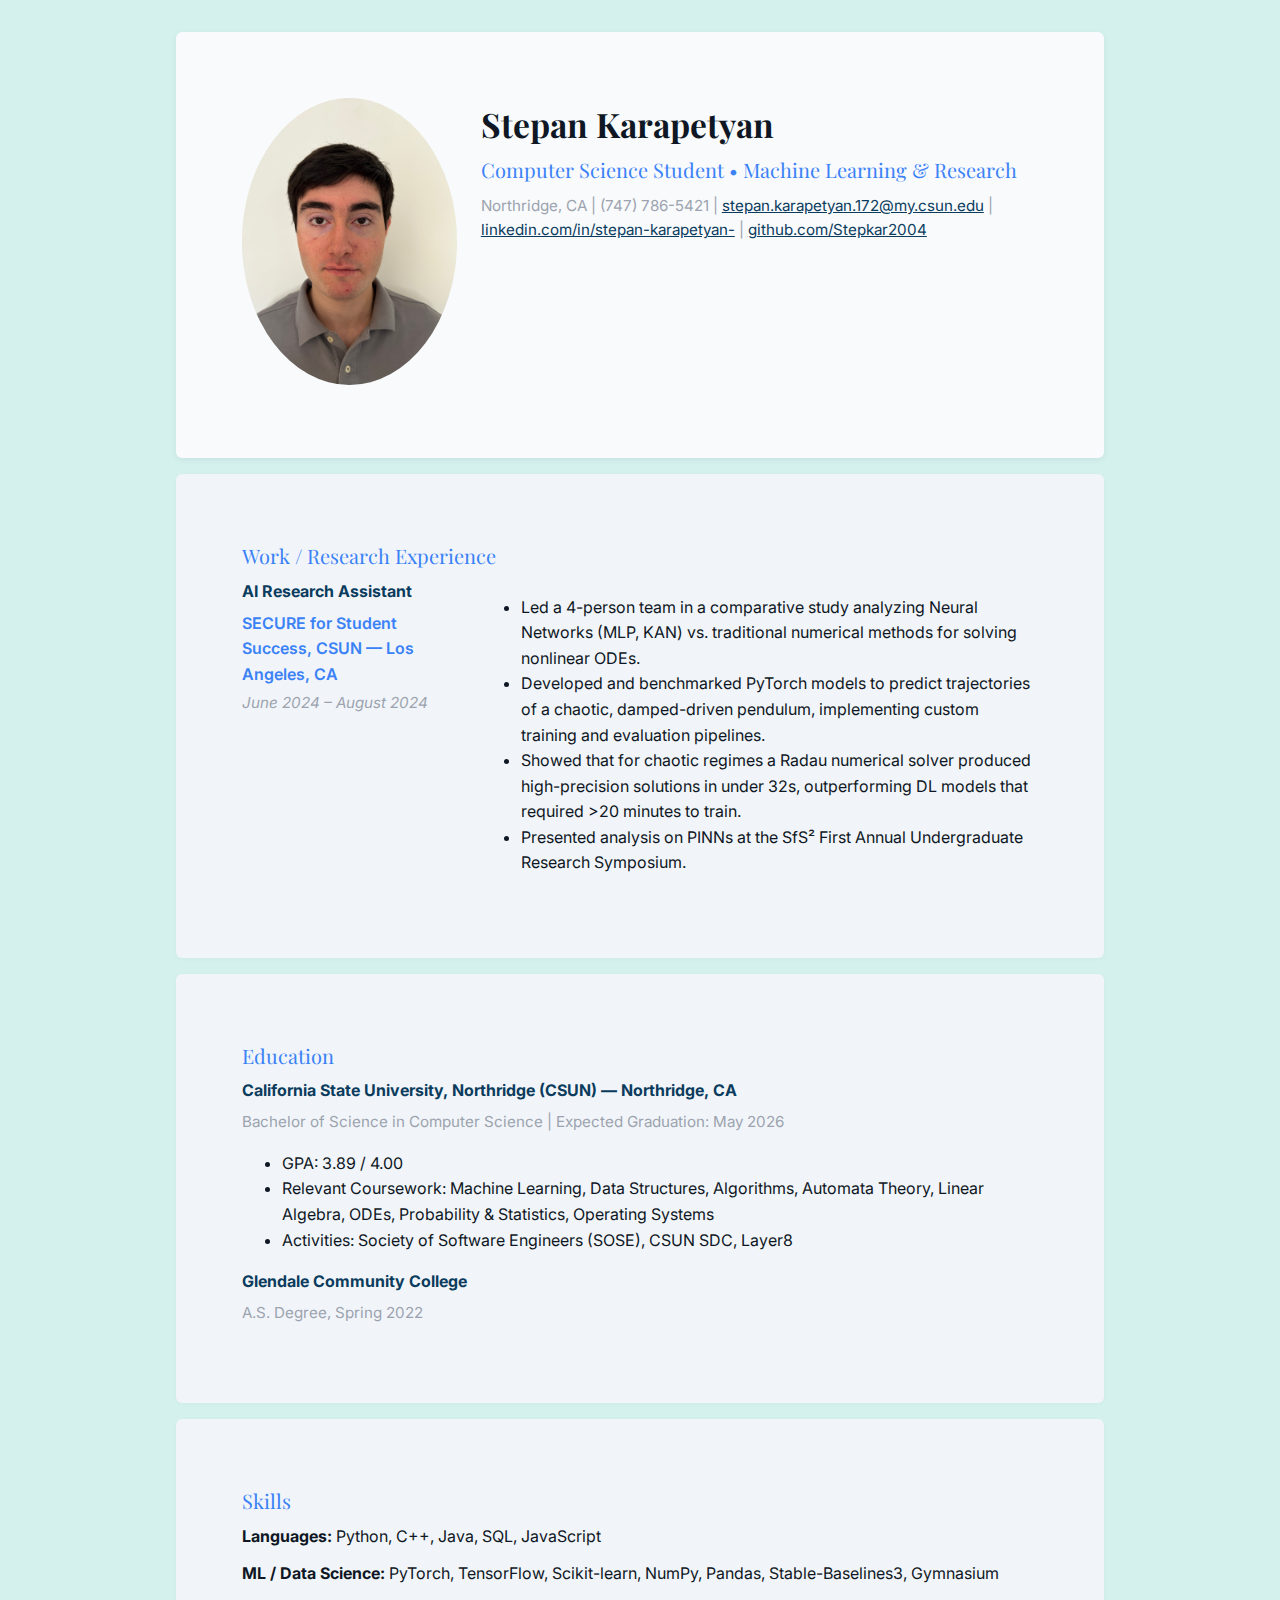
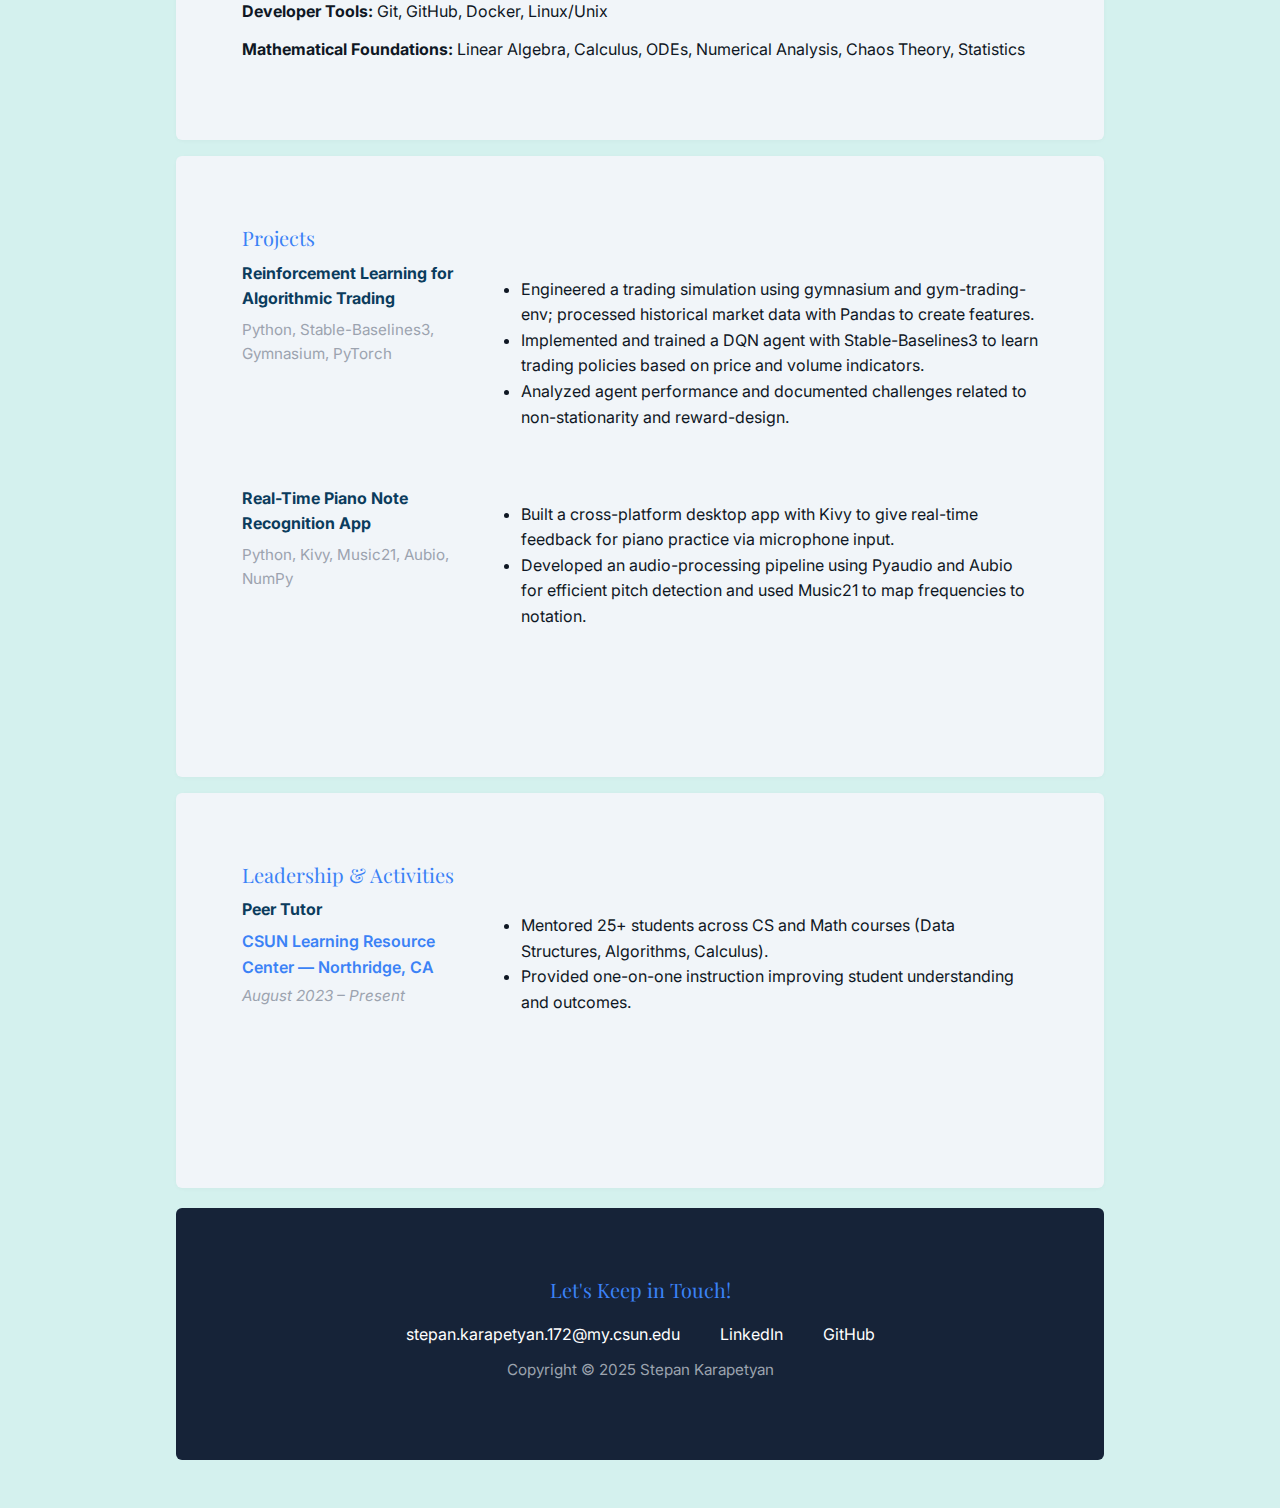
<file: index.html>
<!DOCTYPE html>
<html lang="en">
<head>
    <meta charset="UTF-8">
    <meta name="viewport" content="width=device-width, initial-scale=1.0">
    <title>Your Name | Resume</title>
    <!-- Google Fonts: two font families (inter for UI, playfair for headings) -->
    <link href="https://fonts.googleapis.com/css2?family=Inter:wght@300;400;600&family=Playfair+Display:wght@400;700&display=swap" rel="stylesheet">
    <link href="css/styles.css" rel="stylesheet" type="text/css">
</head>
<body>
    <!-- // Intro -->
    <header>
        <div class="content-wrap">
            <div class="column-narrow">
                <img src="images/Stepan_Karapetyan_Headshot.jpg" alt="Stepan Karapetyan headshot" class="profile profile-img">
            </div>
            <div class="column-wide intro">
                <h1>Stepan Karapetyan</h1>
                <h2>Computer Science Student • Machine Learning & Research</h2>
                <p class="muted">Northridge, CA | (747) 786-5421 | <a href="mailto:stepan.karapetyan.172@my.csun.edu">stepan.karapetyan.172@my.csun.edu</a> | <a href="https://linkedin.com/in/stepan-karapetyan-" target="_blank" rel="noopener noreferrer">linkedin.com/in/stepan-karapetyan-</a> | <a href="https://github.com/Stepkar2004" target="_blank" rel="noopener noreferrer">github.com/Stepkar2004</a></p>
            </div>
        </div>
    </header>
    
    <main> 
        <!-- // Work Experience -->
        <section>
            <div class="content-wrap">
                <h2>Work / Research Experience</h2>

                <div class="job">
                    <div class="column-narrow">
                        <h3>AI Research Assistant</h3>
                        <p class="company">SECURE for Student Success, CSUN — Los Angeles, CA</p>
                        <p class="dates muted">June 2024 &ndash; August 2024</p>
                    </div>
                    <div class="column-wide">
                        <ul>
                            <li>Led a 4-person team in a comparative study analyzing Neural Networks (MLP, KAN) vs. traditional numerical methods for solving nonlinear ODEs.</li>
                            <li>Developed and benchmarked PyTorch models to predict trajectories of a chaotic, damped-driven pendulum, implementing custom training and evaluation pipelines.</li>
                            <li>Showed that for chaotic regimes a Radau numerical solver produced high-precision solutions in under 32s, outperforming DL models that required >20 minutes to train.</li>
                            <li>Presented analysis on PINNs at the SfS² First Annual Undergraduate Research Symposium.</li>
                        </ul>
                    </div>
                </div>
            </div>
        </section>


        <!-- // Education -->
        <section>
            <div class="content-wrap">
                <h2>Education</h2>

                <div class="education-item">
                    <h3>California State University, Northridge (CSUN) — Northridge, CA</h3>
                    <p class="muted">Bachelor of Science in Computer Science | Expected Graduation: May 2026</p>
                    <ul>
                        <li>GPA: 3.89 / 4.00</li>
                        <li>Relevant Coursework: Machine Learning, Data Structures, Algorithms, Automata Theory, Linear Algebra, ODEs, Probability &amp; Statistics, Operating Systems</li>
                        <li>Activities: Society of Software Engineers (SOSE), CSUN SDC, Layer8</li>
                    </ul>
                </div>

                <div class="education-item">
                    <h3>Glendale Community College</h3>
                    <p class="muted">A.S. Degree, Spring 2022</p>
                </div>
            </div>
        </section>

        <section>
            <div class="content-wrap">
                <h2>Skills</h2>
                <p><strong>Languages:</strong> Python, C++, Java, SQL, JavaScript</p>
                <p><strong>ML / Data Science:</strong> PyTorch, TensorFlow, Scikit-learn, NumPy, Pandas, Stable-Baselines3, Gymnasium</p>
                <p><strong>Developer Tools:</strong> Git, GitHub, Docker, Linux/Unix</p>
                <p><strong>Mathematical Foundations:</strong> Linear Algebra, Calculus, ODEs, Numerical Analysis, Chaos Theory, Statistics</p>
            </div>
        </section>

        <section>
            <div class="content-wrap">
                <h2>Projects</h2>
                <div class="job">
                    <div class="column-narrow">
                        <h3>Reinforcement Learning for Algorithmic Trading</h3>
                        <p class="muted">Python, Stable-Baselines3, Gymnasium, PyTorch</p>
                    </div>
                    <div class="column-wide">
                        <ul>
                            <li>Engineered a trading simulation using gymnasium and gym-trading-env; processed historical market data with Pandas to create features.</li>
                            <li>Implemented and trained a DQN agent with Stable-Baselines3 to learn trading policies based on price and volume indicators.</li>
                            <li>Analyzed agent performance and documented challenges related to non-stationarity and reward-design.</li>
                        </ul>
                    </div>
                </div>

                <div class="job">
                    <div class="column-narrow">
                        <h3>Real-Time Piano Note Recognition App</h3>
                        <p class="muted">Python, Kivy, Music21, Aubio, NumPy</p>
                    </div>
                    <div class="column-wide">
                        <ul>
                            <li>Built a cross-platform desktop app with Kivy to give real-time feedback for piano practice via microphone input.</li>
                            <li>Developed an audio-processing pipeline using Pyaudio and Aubio for efficient pitch detection and used Music21 to map frequencies to notation.</li>
                        </ul>
                    </div>
                </div>
            </div>
        </section>

        <section>
            <div class="content-wrap">
                <h2>Leadership & Activities</h2>
                <div class="job">
                    <div class="column-narrow">
                        <h3>Peer Tutor</h3>
                        <p class="company">CSUN Learning Resource Center — Northridge, CA</p>
                        <p class="dates muted">August 2023 &ndash; Present</p>
                    </div>
                    <div class="column-wide">
                        <ul>
                            <li>Mentored 25+ students across CS and Math courses (Data Structures, Algorithms, Calculus).</li>
                            <li>Provided one-on-one instruction improving student understanding and outcomes.</li>
                        </ul>
                    </div>
                </div>
            </div>
        </section>
    </main>
    
    <!-- // Footer & contact info -->
    <footer>
        <div class="content-wrap">
            <h2>Let's Keep in Touch!</h2>

            <!-- Social media and contact links. Add or remove any networks. -->
            <div class="contact-info">
                <a href="mailto:stepan.karapetyan.172@my.csun.edu">stepan.karapetyan.172@my.csun.edu</a>
                <a href="https://linkedin.com/in/stepan-karapetyan-" target="_blank" rel="noopener noreferrer">LinkedIn</a>
                <a href="https://github.com/Stepkar2004" target="_blank" rel="noopener noreferrer">GitHub</a>
            </div>

            <p class="muted">Copyright &copy; 2025 Stepan Karapetyan</p>
        </div>
    </footer>
</body>
</html>
</file>
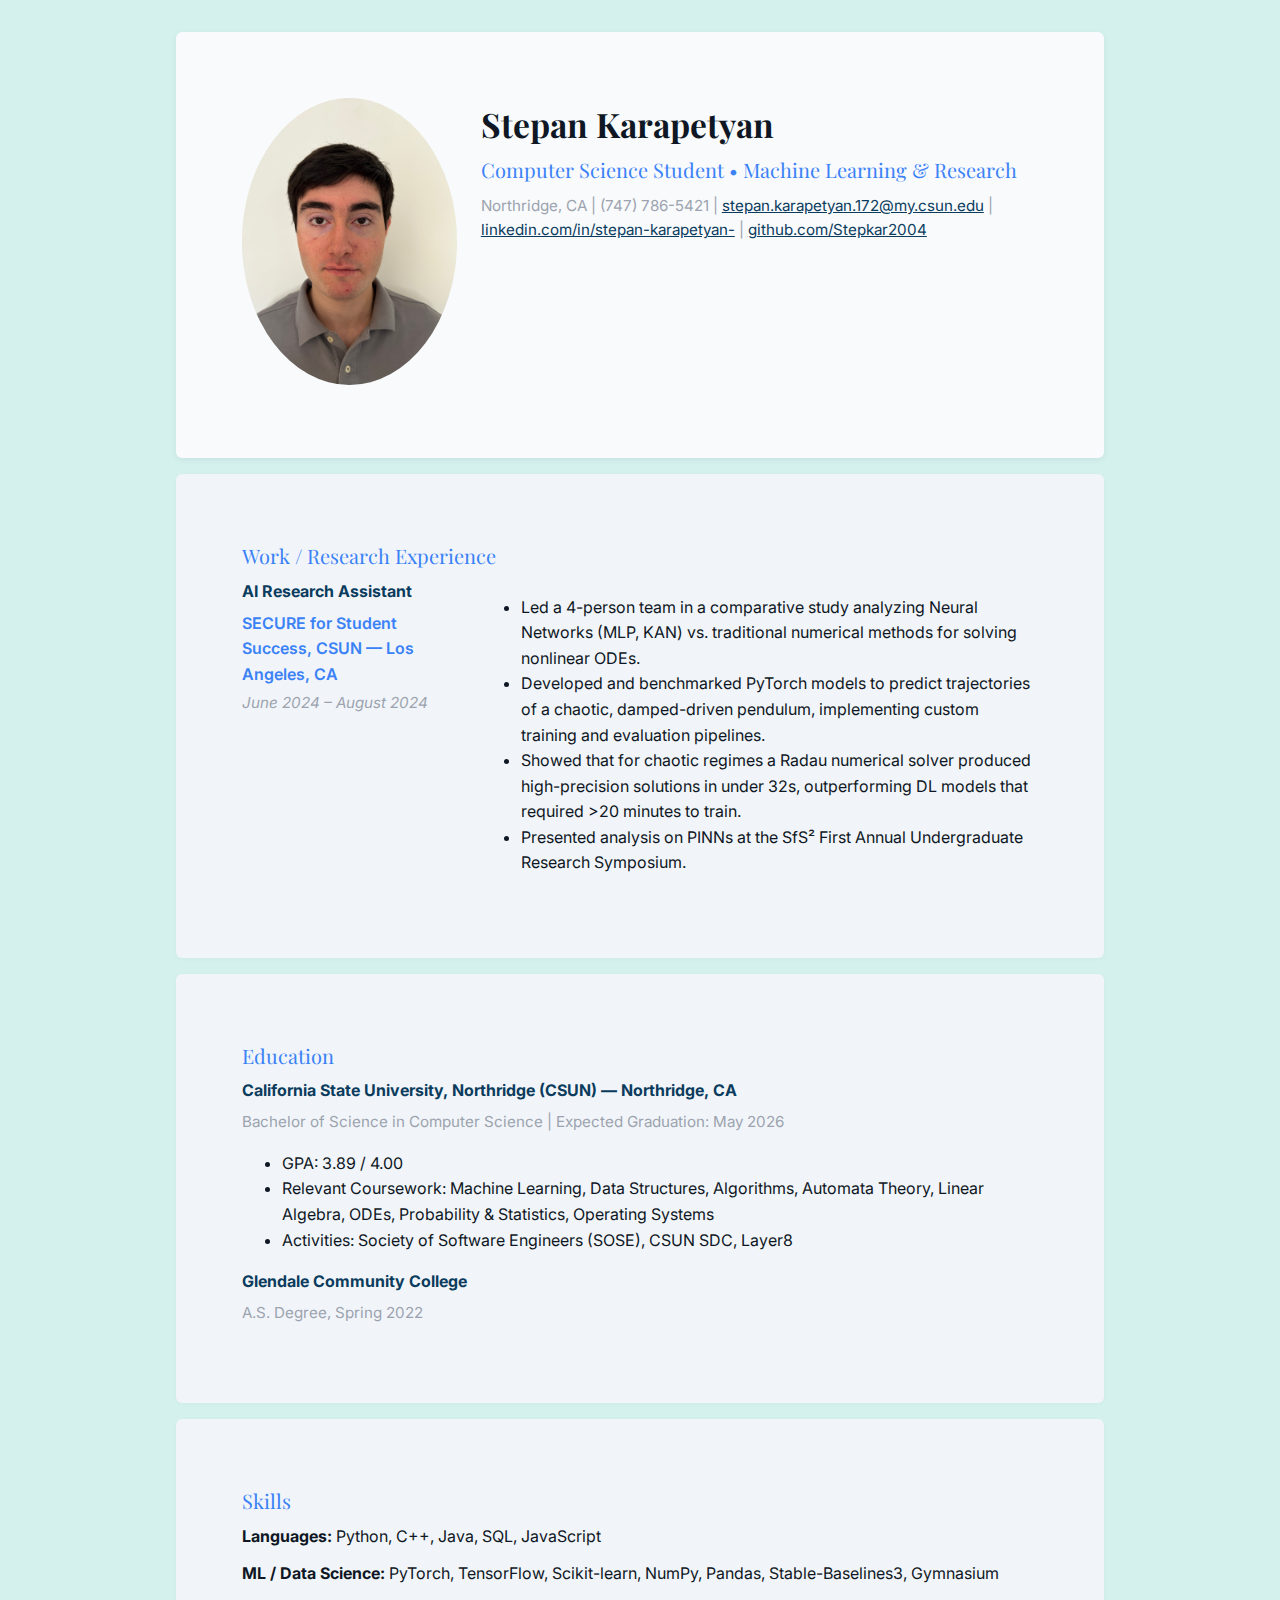
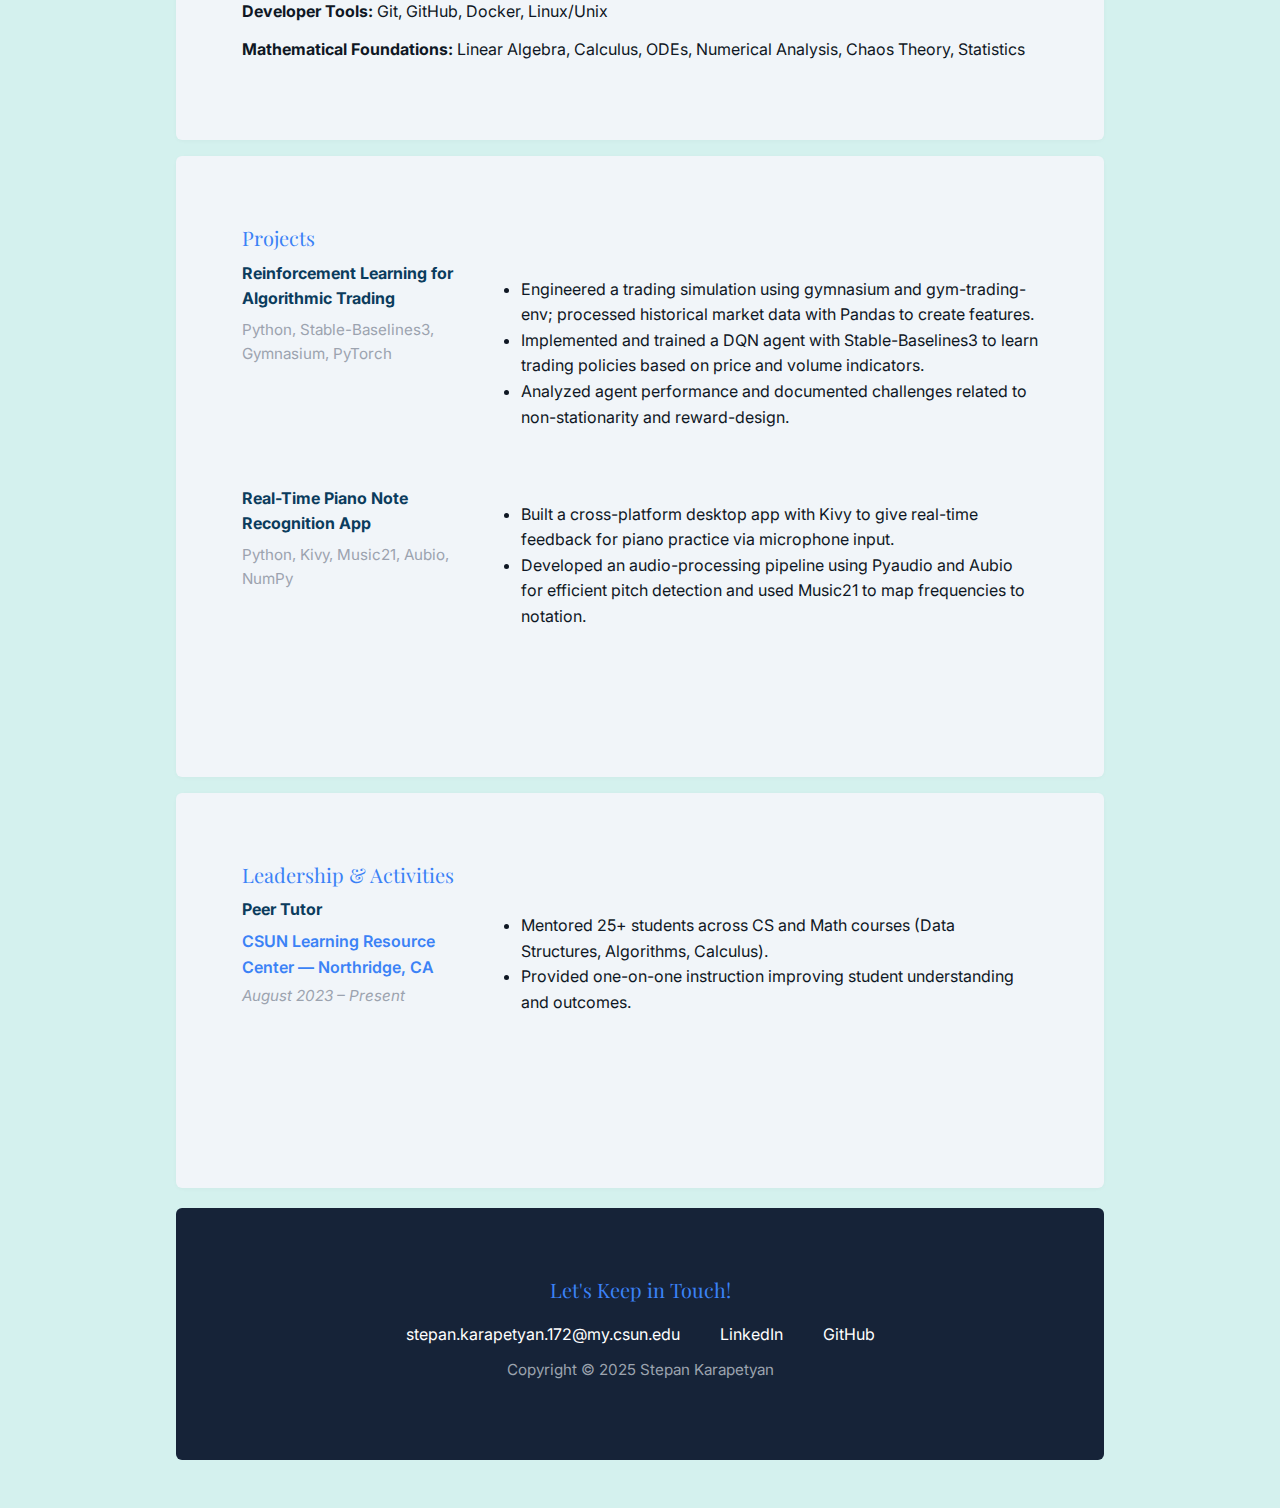
<file: extra_credit.html>
<!DOCTYPE html>
<html lang="en">
<head>
    <meta charset="UTF-8">
    <meta name="viewport" content="width=device-width, initial-scale=1.0">
    <title>Stepan K. | Resume</title>
    <!-- Google Fonts: two font families (inter for UI, playfair for headings) -->
    <link href="https://fonts.googleapis.com/css2?family=Inter:wght@300;400;600&family=Playfair+Display:wght@400;700&display=swap" rel="stylesheet">
    <link href="css/styles.css" rel="stylesheet" type="text/css">
</head>
<body>
    <!-- // Intro -->
    <header>
        <div class="content-wrap">
            <div class="column-narrow">
                <img src="images/Stepan_Karapetyan_Headshot.jpg" alt="Stepan Karapetyan headshot" class="profile profile-img">
            </div>
            <div class="column-wide intro">
                <h1>Stepan Karapetyan</h1>
                <h2>Computer Science Student • Machine Learning & Research</h2>
                <p class="muted">Northridge, CA | (747) 786-5421 | <a href="mailto:stepan.karapetyan.172@my.csun.edu">stepan.karapetyan.172@my.csun.edu</a> | <a href="https://linkedin.com/in/stepan-karapetyan-" target="_blank" rel="noopener noreferrer">linkedin.com/in/stepan-karapetyan-</a> | <a href="https://github.com/Stepkar2004" target="_blank" rel="noopener noreferrer">github.com/Stepkar2004</a></p>
            </div>
        </div>
    </header>
    
    <main> 
        <!-- // Work Experience -->
        <section>
            <div class="content-wrap">
                <h2>Work / Research Experience</h2>

                <div class="job">
                    <div class="column-narrow">
                        <h3>AI Research Assistant</h3>
                        <p class="company">SECURE for Student Success, CSUN — Los Angeles, CA</p>
                        <p class="dates muted">June 2024 &ndash; August 2024</p>
                    </div>
                    <div class="column-wide">
                        <ul>
                            <li>Led a 4-person team in a comparative study analyzing Neural Networks (MLP, KAN) vs. traditional numerical methods for solving nonlinear ODEs.</li>
                            <li>Developed and benchmarked PyTorch models to predict trajectories of a chaotic, damped-driven pendulum, implementing custom training and evaluation pipelines.</li>
                            <li>Showed that for chaotic regimes a Radau numerical solver produced high-precision solutions in under 32s, outperforming DL models that required >20 minutes to train.</li>
                            <li>Presented analysis on PINNs at the SfS² First Annual Undergraduate Research Symposium.</li>
                        </ul>
                    </div>
                </div>
            </div>
        </section>


        <!-- // Education -->
        <section>
            <div class="content-wrap">
                <h2>Education</h2>

                <div class="education-item">
                    <h3>California State University, Northridge (CSUN) — Northridge, CA</h3>
                    <p class="muted">Bachelor of Science in Computer Science | Expected Graduation: May 2026</p>
                    <ul>
                        <li>GPA: 3.89 / 4.00</li>
                        <li>Relevant Coursework: Machine Learning, Data Structures, Algorithms, Automata Theory, Linear Algebra, ODEs, Probability &amp; Statistics, Operating Systems</li>
                        <li>Activities: Society of Software Engineers (SOSE), CSUN SDC, Layer8</li>
                    </ul>
                </div>

                <div class="education-item">
                    <h3>Glendale Community College</h3>
                    <p class="muted">A.S. Degree, Spring 2022</p>
                </div>
            </div>
        </section>

        <section>
            <div class="content-wrap">
                <h2>Skills</h2>
                <p><strong>Languages:</strong> Python, C++, Java, SQL, JavaScript</p>
                <p><strong>ML / Data Science:</strong> PyTorch, TensorFlow, Scikit-learn, NumPy, Pandas, Stable-Baselines3, Gymnasium</p>
                <p><strong>Developer Tools:</strong> Git, GitHub, Docker, Linux/Unix</p>
                <p><strong>Mathematical Foundations:</strong> Linear Algebra, Calculus, ODEs, Numerical Analysis, Chaos Theory, Statistics</p>
            </div>
        </section>

        <section>
            <div class="content-wrap">
                <h2>Projects</h2>
                <div class="job">
                    <div class="column-narrow">
                        <h3>Reinforcement Learning for Algorithmic Trading</h3>
                        <p class="muted">Python, Stable-Baselines3, Gymnasium, PyTorch</p>
                    </div>
                    <div class="column-wide">
                        <ul>
                            <li>Engineered a trading simulation using gymnasium and gym-trading-env; processed historical market data with Pandas to create features.</li>
                            <li>Implemented and trained a DQN agent with Stable-Baselines3 to learn trading policies based on price and volume indicators.</li>
                            <li>Analyzed agent performance and documented challenges related to non-stationarity and reward-design.</li>
                        </ul>
                    </div>
                </div>

                <div class="job">
                    <div class="column-narrow">
                        <h3>Real-Time Piano Note Recognition App</h3>
                        <p class="muted">Python, Kivy, Music21, Aubio, NumPy</p>
                    </div>
                    <div class="column-wide">
                        <ul>
                            <li>Built a cross-platform desktop app with Kivy to give real-time feedback for piano practice via microphone input.</li>
                            <li>Developed an audio-processing pipeline using Pyaudio and Aubio for efficient pitch detection and used Music21 to map frequencies to notation.</li>
                        </ul>
                    </div>
                </div>
            </div>
        </section>

        <section>
            <div class="content-wrap">
                <h2>Leadership & Activities</h2>
                <div class="job">
                    <div class="column-narrow">
                        <h3>Peer Tutor</h3>
                        <p class="company">CSUN Learning Resource Center — Northridge, CA</p>
                        <p class="dates muted">August 2023 &ndash; Present</p>
                    </div>
                    <div class="column-wide">
                        <ul>
                            <li>Mentored 25+ students across CS and Math courses (Data Structures, Algorithms, Calculus).</li>
                            <li>Provided one-on-one instruction improving student understanding and outcomes.</li>
                        </ul>
                    </div>
                </div>
            </div>
        </section>
    </main>
    
    <!-- // Footer & contact info -->
    <footer>
        <div class="content-wrap">
            <h2>Let's Keep in Touch!</h2>

            <!-- Social media and contact links. Add or remove any networks. -->
            <div class="contact-info">
                <a href="mailto:stepan.karapetyan.172@my.csun.edu">stepan.karapetyan.172@my.csun.edu</a>
                <a href="https://linkedin.com/in/stepan-karapetyan-" target="_blank" rel="noopener noreferrer">LinkedIn</a>
                <a href="https://github.com/Stepkar2004" target="_blank" rel="noopener noreferrer">GitHub</a>
            </div>

            <p class="muted">Copyright &copy; 2025 Stepan Karapetyan</p>
        </div>
    </footer>
</body>
</html>
</file>
<file: css/styles.css>
/* Color Palette
#0F1724 - dark blue (primary)
#3B82F6 - light blue (accent)
#9CA3AF - cool grey (muted/text secondary)
#d4f1ee - bluish grey (page background)
*/

/* Box model fix */
html {
    box-sizing: border-box;
}
*, *:before, *:after {
    box-sizing: inherit;
}

/* Global styles 
------------------------------------*/
html, body {
    margin: 0;
    padding: 0;
}

body {
    font-family: 'Inter', Arial, sans-serif;
    background: #d4f1ee;
    color: #0F1724;
    width: 92%;
    max-width: 960px;
    margin-left: auto;
    margin-right: auto;
    line-height: 1.6;
    padding: 1rem 1rem 3rem 1rem;
}

/* Headings */
h1, h2, h3 {
    margin: 0 0 .4rem 0;
}


h1 {
    font-family: 'Playfair Display', Georgia, serif;
    font-size: 2.1rem;
    color: #0F1724;
    font-weight: 700;
}

h2 {
    font-family: 'Playfair Display', Georgia, serif;
    font-size: 1.25rem;
    color: #3B82F6;
    font-weight: 400;
}

/* Remove top margin for h2 as instructed */
h2 { margin-top: 0; }


h3 {
    font-size: 1rem;
    color: #0B3C5D;
}

p {
    margin: 0 0 .75rem 0;
}

a { color: #0B3C5D; }

/* Layout */
header, main, footer { display: block; }

/* Header & Footer 
------------------------------------*/
header {
    background: #F8FAFC; /* very light grey */
    padding: 1rem;
    margin-top: 1rem;
    box-shadow: 0 2px 6px rgba(15,23,36,0.06);
    display: flex;
    gap: 1rem;
    align-items: center;
    border-radius: 6px;
}



header .intro { flex: 1 1 auto; }

header .intro h1 { margin-bottom: .15rem; }
header .intro h2 { margin-bottom: .5rem; }

/* remove margins on header h1/h2 */
header h1, header h2 { margin: 0; }

footer {
    margin-top: 1.25rem;
    background: #162338;
    color: #FFFFFF;
    padding: 1rem;
    text-align: center;
    border-radius: 6px;
}

.contact-info a { color: #FFFFFF; margin: 0 .5rem; text-decoration: none; padding: 10px; display: inline-block; }
.contact-info a:hover { text-decoration: underline; }

/* Reusable content wrapper used across header/sections/footer */
.content-wrap {
    max-width: 950px;
    margin: 0 auto;
    padding: 50px;
    overflow: hidden;
}

/* Float and size the profile image in the header as instructed */
.profile-img {
    height: auto;
    border-radius: 50%;
    max-width:100%;
}

/* Column helpers for narrow and wide content per HW7 Task 6 */
.column-narrow {
    width: 30%;
    float: left;
    padding-right: 3%;
    min-height: 175px;
}

.column-wide {
    width: 70%;
    float: left;
    min-height: 225px;
}

/* Work Experience
------------------------------------*/
main section {
    background: #F1F5F9; /* subtle light grey-blue so sections contrast with page white */
    padding: 1rem;
    margin-top: 1rem;
    box-shadow: 0 1px 4px rgba(15,23,36,0.03);
    border-radius: 6px;
}


.job { margin-bottom: 1rem; }
.job p.company { font-weight: 600; color: #3B82F6; margin-bottom: .25rem; }
.job p.dates { font-style: italic; color: #9CA3AF; margin-bottom: .5rem; }

/* Education
------------------------------------*/
.education-item { margin-bottom: .75rem; }

.muted { color: #9CA3AF; font-size: .95rem; }
</file>
